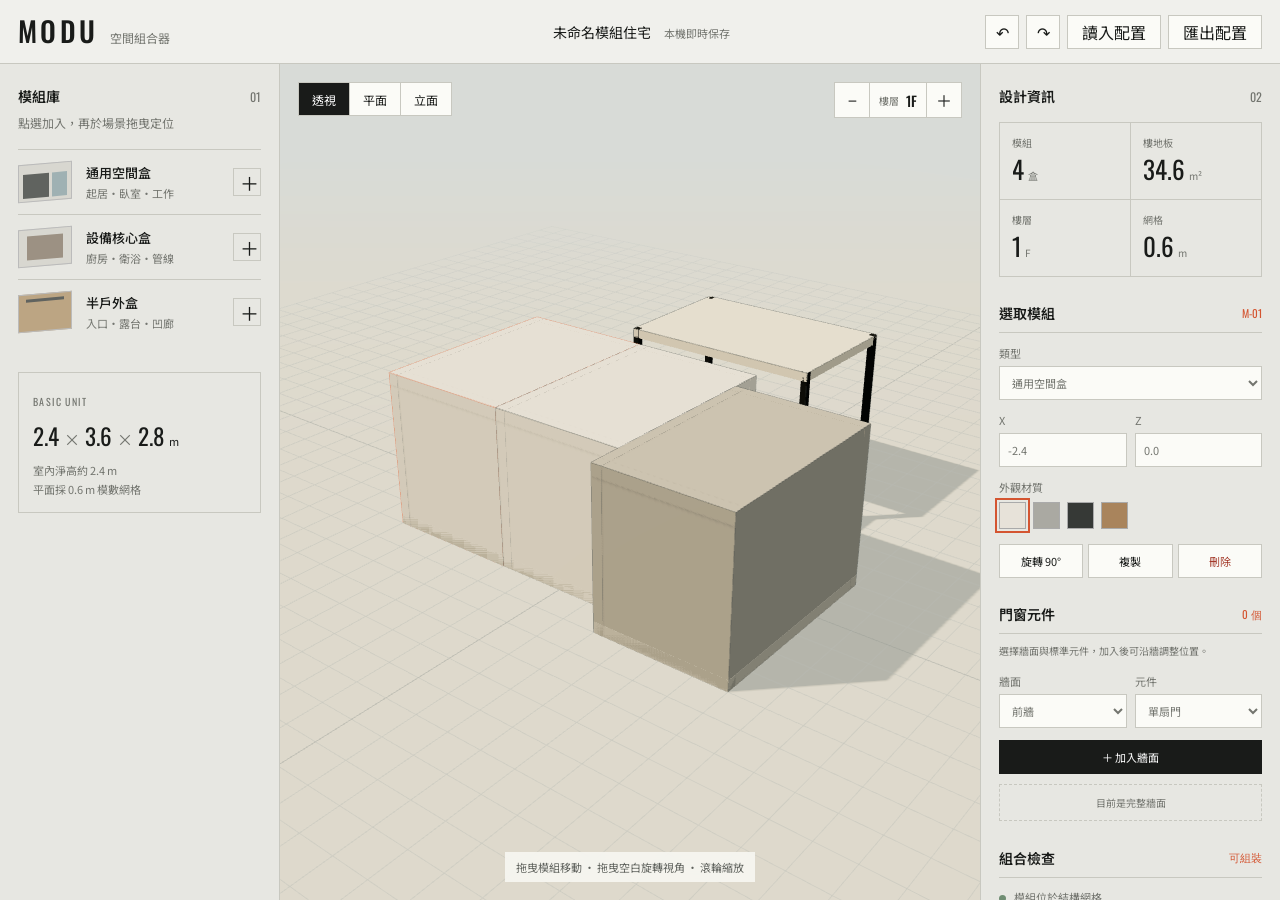
<file: index.html>
<!doctype html>
<html lang="zh-Hant">
<head>
  <meta charset="UTF-8" />
  <meta name="viewport" content="width=device-width, initial-scale=1.0" />
  <meta name="theme-color" content="#161816" />
  <meta name="description" content="2.4 × 3.6 公尺極簡模組建築組合設計工具" />
  <title>MODU 空間組合器</title>
  <link rel="preconnect" href="https://fonts.googleapis.com">
  <link rel="preconnect" href="https://fonts.gstatic.com" crossorigin>
  <link href="https://fonts.googleapis.com/css2?family=Noto+Sans+TC:wght@400;500;600&family=Oswald:wght@400;500&display=swap" rel="stylesheet">
  <link rel="stylesheet" href="./styles.css?v=20260920-2" />
</head>
<body>
  <div id="app">
    <header class="topbar">
      <div class="brand"><span>MODU</span><small>空間組合器</small></div>
      <div class="project-name">未命名模組住宅 <span class="save-state">本機即時保存</span></div>
      <div class="top-actions">
        <button id="undoBtn" class="icon-btn" aria-label="復原" title="復原">↶</button>
        <button id="redoBtn" class="icon-btn" aria-label="重做" title="重做">↷</button>
        <button id="importBtn" class="outline-btn">讀入配置</button>
        <input id="importFile" type="file" accept="application/json,.json" hidden>
        <button id="exportBtn" class="outline-btn">匯出配置</button>
      </div>
    </header>

    <main class="workspace">
      <aside class="panel library-panel">
        <div class="panel-title"><span>模組庫</span><span class="index">01</span></div>
        <p class="hint">點選加入，再於場景拖曳定位</p>

        <div class="module-card active" data-type="living">
          <div class="module-preview preview-living"><i></i><i></i></div>
          <div><strong>通用空間盒</strong><small>起居・臥室・工作</small></div>
          <button class="add-module" aria-label="加入通用空間盒">＋</button>
        </div>
        <div class="module-card" data-type="service">
          <div class="module-preview preview-service"><i></i></div>
          <div><strong>設備核心盒</strong><small>廚房・衛浴・管線</small></div>
          <button class="add-module" aria-label="加入設備核心盒">＋</button>
        </div>
        <div class="module-card" data-type="terrace">
          <div class="module-preview preview-terrace"><i></i></div>
          <div><strong>半戶外盒</strong><small>入口・露台・凹廊</small></div>
          <button class="add-module" aria-label="加入半戶外盒">＋</button>
        </div>

        <div class="rule-block">
          <span class="eyebrow">BASIC UNIT</span>
          <div class="dimension"><b>2.4</b><span>×</span><b>3.6</b><span>×</span><b>2.8</b><em>m</em></div>
          <p>室內淨高約 2.4 m<br>平面採 0.6 m 模數網格</p>
        </div>
      </aside>

      <section id="viewport" class="viewport">
        <canvas id="scene"></canvas>
        <div class="view-tools">
          <button data-view="perspective" class="active">透視</button>
          <button data-view="top">平面</button>
          <button data-view="front">立面</button>
        </div>
        <div class="floor-tools" aria-label="樓層選擇">
          <button id="floorDown">−</button><span><small>樓層</small><b id="floorLabel">1F</b></span><button id="floorUp">＋</button>
        </div>
        <div class="scene-help">拖曳模組移動 · 拖曳空白旋轉視角 · 滾輪縮放</div>
        <div id="toast" class="toast" role="status" aria-live="polite"></div>
        <div id="loading" class="loading">正在建立 3D 空間…</div>
      </section>

      <aside class="panel inspector-panel">
        <div class="panel-title"><span>設計資訊</span><span class="index">02</span></div>
        <div class="stats-grid">
          <div><small>模組</small><b id="moduleCount">4</b><span>盒</span></div>
          <div><small>樓地板</small><b id="totalArea">34.6</b><span>m²</span></div>
          <div><small>樓層</small><b id="floorCount">1</b><span>F</span></div>
          <div><small>網格</small><b>0.6</b><span>m</span></div>
        </div>

        <section id="selectionPanel" class="selection-panel">
          <div class="section-head"><span>選取模組</span><small id="selectedId">M-01</small></div>
          <label>類型<select id="typeSelect"><option value="living">通用空間盒</option><option value="service">設備核心盒</option><option value="terrace">半戶外盒</option></select></label>
          <div class="field-row"><label>X <input id="posX" type="number" step="0.6"></label><label>Z <input id="posZ" type="number" step="0.6"></label></div>
          <label>外觀材質
            <div class="swatches">
              <button data-material="ivory" class="swatch ivory active" aria-label="象牙白"></button>
              <button data-material="concrete" class="swatch concrete" aria-label="清水灰"></button>
              <button data-material="charcoal" class="swatch charcoal" aria-label="深炭黑"></button>
              <button data-material="timber" class="swatch timber" aria-label="木質"></button>
            </div>
          </label>
          <div class="edit-actions"><button id="rotateBtn">旋轉 90°</button><button id="duplicateBtn">複製</button><button id="deleteBtn" class="danger">刪除</button></div>

          <div id="openingEditor" class="opening-editor">
            <div class="section-head"><span>門窗元件</span><small id="openingCount">0 個</small></div>
            <p class="opening-hint">選擇牆面與標準元件，加入後可沿牆調整位置。</p>
            <div class="field-row">
              <label>牆面<select id="wallSelect"><option value="front">前牆</option><option value="back">後牆</option><option value="left">左牆</option><option value="right">右牆</option></select></label>
              <label>元件<select id="openingTypeSelect"><option value="door">單扇門</option><option value="window">標準窗</option><option value="wide">橫向窗</option><option value="full">落地窗</option><option value="passage">連通開口</option></select></label>
            </div>
            <button id="addOpeningBtn" class="add-opening-btn">＋ 加入牆面</button>
            <div id="openingList" class="opening-list"></div>
          </div>
        </section>

        <section class="rules">
          <div class="section-head"><span>組合檢查</span><small id="ruleState">可組裝</small></div>
          <ul><li class="ok"><i></i>模組位於結構網格</li><li class="ok"><i></i>樓層柱位已對齊</li><li id="overlapRule" class="ok"><i></i>無空間重疊</li></ul>
        </section>

        <button id="resetBtn" class="reset-btn">回到示範配置</button>
      </aside>
    </main>
  </div>

  <script>
    window.addEventListener('error', function () {
      var loading = document.getElementById('loading');
      if (loading && !loading.classList.contains('done')) {
        loading.textContent = '3D 顯示啟動失敗，請重新整理頁面';
        loading.classList.add('failed');
      }
    });
    window.setTimeout(function () {
      var loading = document.getElementById('loading');
      if (loading && !loading.classList.contains('done')) {
        loading.textContent = '3D 載入時間較久，請點一下重新載入';
        loading.classList.add('failed');
        loading.onclick = function () { window.location.reload(); };
      }
    }, 10000);
  </script>
  <script type="importmap">
  {"imports":{"three":"./vendor/three.module.js","three/addons/controls/OrbitControls.js":"./vendor/OrbitControls.js"}}
  </script>
  <script type="module" src="./app.js?v=20260920-6"></script>
</body>
</html>
</file>
<file: styles.css>
:root{--ink:#191b19;--paper:#f1f1ed;--panel:#e7e7e2;--line:#c8c8c0;--accent:#d45531;--muted:#73756f;--white:#fbfbf7}
*{box-sizing:border-box}html,body,#app{height:100%;margin:0}body{font-family:"Noto Sans TC",sans-serif;background:var(--paper);color:var(--ink);overflow:hidden}button,select,input{font:inherit;color:inherit}.topbar{height:64px;display:grid;grid-template-columns:280px 1fr auto;align-items:center;border-bottom:1px solid var(--line);background:rgba(241,241,237,.96);padding:0 18px;position:relative;z-index:4}.brand{display:flex;align-items:baseline;gap:12px}.brand span{font:500 28px/1 Oswald;letter-spacing:.12em}.brand small{font-size:12px;color:var(--muted)}.project-name{text-align:center;font-size:14px}.save-state{font-size:11px;color:var(--muted);margin-left:10px}.top-actions{display:flex;gap:7px}.top-actions button,.view-tools button,.floor-tools button{border:1px solid var(--line);background:var(--white);height:34px}.icon-btn{width:34px}.outline-btn{padding:0 14px}.workspace{display:grid;grid-template-columns:280px minmax(380px,1fr) 300px;height:calc(100% - 64px)}.panel{background:var(--panel);padding:22px 18px;overflow:auto;z-index:2}.library-panel{border-right:1px solid var(--line)}.inspector-panel{border-left:1px solid var(--line)}.panel-title,.section-head{display:flex;justify-content:space-between;align-items:center;font-size:14px;font-weight:600}.index{font:400 12px Oswald;color:var(--muted)}.hint{font-size:12px;color:var(--muted);margin:8px 0 18px}.module-card{display:grid;grid-template-columns:58px 1fr 28px;gap:10px;align-items:center;border-top:1px solid var(--line);padding:13px 0}.module-card:last-of-type{border-bottom:1px solid var(--line)}.module-card strong{display:block;font-size:13px;font-weight:500}.module-card small{display:block;color:var(--muted);font-size:11px;margin-top:3px}.module-preview{width:54px;height:38px;background:#d8d7d0;border:1px solid #bbb;position:relative;transform:skewY(-5deg)}.module-preview i{position:absolute;background:#60635f}.preview-living i:first-child{width:26px;height:24px;bottom:3px;left:4px}.preview-living i:last-child{width:15px;height:24px;bottom:3px;right:4px;background:#9fb1b3}.preview-service i{inset:6px 8px;background:#9c9183}.preview-terrace{background:#bca583}.preview-terrace i{left:7px;right:7px;top:4px;height:3px}.add-module{border:1px solid var(--line);background:transparent;width:28px;height:28px;font-size:19px;line-height:1;cursor:pointer}.add-module:hover{background:var(--ink);color:white}.rule-block{margin-top:28px;border:1px solid var(--line);padding:14px}.eyebrow{font:400 10px Oswald;letter-spacing:.14em;color:var(--muted)}.dimension{display:flex;align-items:baseline;gap:5px;margin:8px 0}.dimension b{font:400 23px Oswald}.dimension span{color:var(--muted)}.dimension em{font-style:normal;font-size:11px}.rule-block p{font-size:11px;line-height:1.7;color:var(--muted);margin:0}.viewport{position:relative;min-width:0;background:#d7d9d5}.viewport canvas{display:block;width:100%;height:100%;touch-action:none}.view-tools{position:absolute;left:18px;top:18px;display:flex}.view-tools button{padding:0 13px;border-right:0;font-size:12px;cursor:pointer}.view-tools button:last-child{border-right:1px solid var(--line)}.view-tools button.active{background:var(--ink);color:white}.floor-tools{position:absolute;right:18px;top:18px;display:flex;background:var(--white);border:1px solid var(--line)}.floor-tools button{border:0;width:34px}.floor-tools span{display:flex;align-items:center;gap:7px;padding:0 9px;border-left:1px solid var(--line);border-right:1px solid var(--line)}.floor-tools small{font-size:10px;color:var(--muted)}.floor-tools b{font:500 14px Oswald}.scene-help{position:absolute;left:50%;bottom:18px;transform:translateX(-50%);font-size:11px;color:#5f625d;background:rgba(248,248,244,.86);padding:7px 11px;backdrop-filter:blur(6px)}.loading{position:absolute;inset:0;display:grid;place-items:center;background:#d7d9d5;font-size:13px;letter-spacing:.08em;transition:opacity .3s}.loading.done{opacity:0;pointer-events:none}.stats-grid{display:grid;grid-template-columns:1fr 1fr;border:1px solid var(--line);margin:16px 0 26px}.stats-grid div{padding:12px;border-right:1px solid var(--line);border-bottom:1px solid var(--line)}.stats-grid div:nth-child(2n){border-right:0}.stats-grid div:nth-child(n+3){border-bottom:0}.stats-grid small{display:block;font-size:10px;color:var(--muted)}.stats-grid b{font:400 25px Oswald;margin-right:4px}.stats-grid span{font-size:10px;color:var(--muted)}.section-head{padding-bottom:9px;border-bottom:1px solid var(--line)}.section-head small{font:400 11px Oswald;color:var(--accent)}.selection-panel label{font-size:11px;color:var(--muted);display:block;margin-top:12px}.selection-panel select,.selection-panel input{display:block;width:100%;margin-top:5px;height:34px;border:1px solid var(--line);background:var(--white);padding:0 8px}.field-row{display:grid;grid-template-columns:1fr 1fr;gap:8px}.swatches{display:flex;gap:7px;margin-top:7px}.swatch{width:27px;height:27px;border:1px solid #aaa;cursor:pointer}.swatch.active{outline:2px solid var(--accent);outline-offset:2px}.ivory{background:#e7e2d9}.concrete{background:#aaa9a2}.charcoal{background:#363936}.timber{background:#a9845c}.edit-actions{display:grid;grid-template-columns:1fr 1fr 1fr;gap:5px;margin-top:15px}.edit-actions button,.reset-btn{height:34px;border:1px solid var(--line);background:var(--white);font-size:11px;cursor:pointer}.edit-actions .danger{color:#a33929}.rules{margin-top:27px}.rules ul{list-style:none;padding:6px 0 0;margin:0}.rules li{font-size:11px;color:var(--muted);padding:5px 0}.rules i{display:inline-block;width:7px;height:7px;border-radius:50%;background:#6f8d72;margin-right:8px}.rules li.warn i{background:var(--accent)}.reset-btn{width:100%;margin-top:24px;background:transparent}.reset-btn:hover{background:var(--white)}
@media(max-width:900px){body{overflow:auto}.topbar{grid-template-columns:1fr auto;height:58px}.project-name{display:none}.workspace{grid-template-columns:1fr;height:auto}.library-panel{order:2;border:0}.viewport{height:62vh;min-height:440px;order:1}.inspector-panel{order:3;border:0}.panel{overflow:visible}.library-panel{display:grid;grid-template-columns:repeat(3,1fr);gap:10px}.library-panel .panel-title,.library-panel .hint,.library-panel .rule-block{grid-column:1/-1}.module-card{grid-template-columns:48px 1fr 28px;border:1px solid var(--line)!important;padding:10px}.module-preview{width:42px}.workspace .inspector-panel{padding-bottom:40px}}
@media(max-width:620px){.topbar{padding:0 10px}.brand small,.top-actions .icon-btn{display:none}.workspace{display:flex;flex-direction:column}.viewport{height:58vh;min-height:380px}.library-panel{grid-template-columns:1fr}.module-card{grid-column:1}.scene-help{white-space:nowrap;font-size:9px}.view-tools{left:9px;top:9px}.floor-tools{right:9px;top:9px}.inspector-panel{display:grid;grid-template-columns:1fr;gap:0}}
.toast{position:absolute;left:50%;top:72px;transform:translate(-50%,-8px);background:rgba(25,27,25,.92);color:#fff;padding:9px 14px;font-size:12px;letter-spacing:.02em;opacity:0;pointer-events:none;transition:.22s ease;z-index:5}.toast.show{opacity:1;transform:translate(-50%,0)}
.loading.failed{padding:24px;text-align:center;color:#8f3c2b;cursor:pointer}
.fallback-badge{position:absolute;right:18px;bottom:18px;padding:6px 9px;background:rgba(25,27,25,.76);color:#fff;font-size:10px;letter-spacing:.05em;pointer-events:none}.fallback-renderer .scene-help{bottom:50px}
.opening-editor{margin-top:26px}.opening-editor .section-head{margin-bottom:0}.opening-hint{margin:9px 0 2px;color:var(--muted);font-size:10px;line-height:1.55}.add-opening-btn{width:100%;height:34px;margin-top:12px;border:1px solid var(--ink);background:var(--ink);color:#fff;font-size:11px;cursor:pointer}.add-opening-btn:disabled{border-color:var(--line);background:transparent;color:var(--muted);cursor:not-allowed}.opening-list{display:grid;gap:7px;margin-top:10px}.opening-empty{padding:10px;border:1px dashed var(--line);color:var(--muted);font-size:10px;text-align:center}.opening-item{display:grid;grid-template-columns:1fr 26px;gap:8px;align-items:center;padding:8px;border:1px solid var(--line);background:rgba(251,251,247,.55)}.opening-item strong{display:block;font-size:11px;font-weight:500}.opening-item small{display:block;margin-top:2px;color:var(--muted);font-size:9px}.opening-item input[type=range]{grid-column:1/-1;width:100%;height:auto;margin:1px 0 0;padding:0;accent-color:var(--accent)}.opening-item button{grid-column:2;grid-row:1;width:26px;height:26px;border:1px solid var(--line);background:transparent;color:#a33929;cursor:pointer}
</file>
